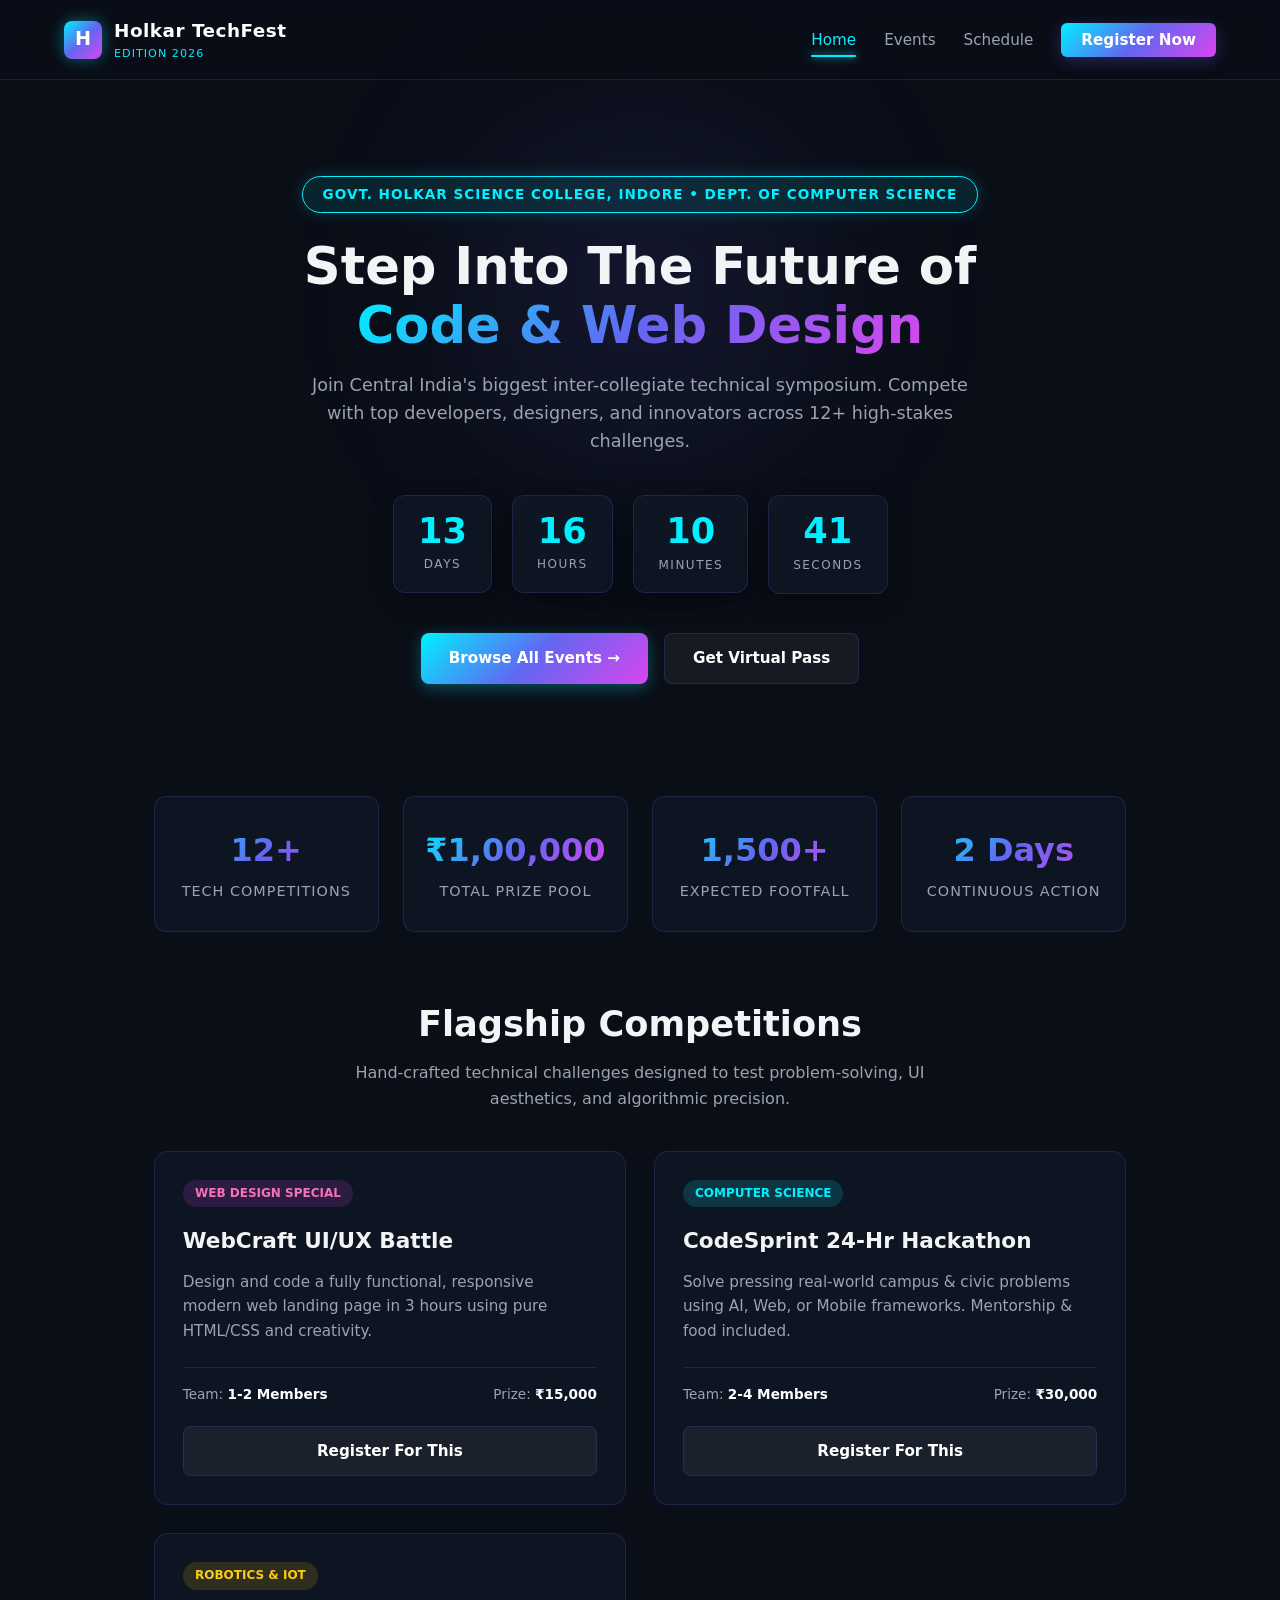
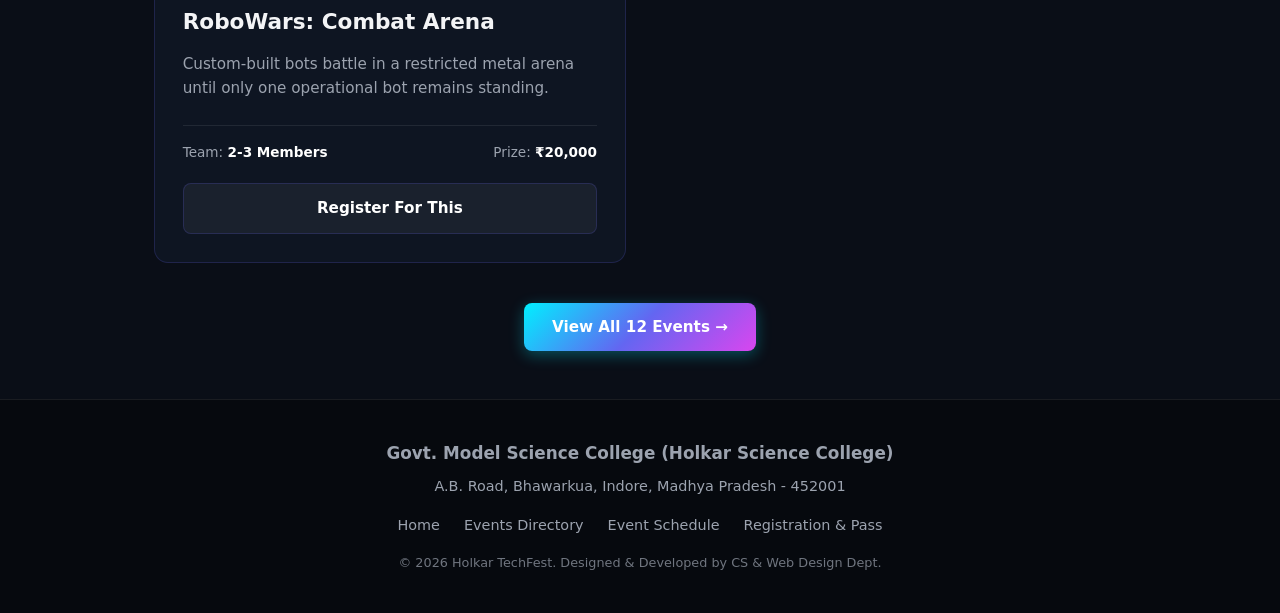
<file: index.html>
<!DOCTYPE html>
<html lang="en">
<head>
  <meta charset="UTF-8">
  <meta name="viewport" content="width=device-width, initial-scale=1.0">
  <meta name="description" content="Holkar TechFest 2026 - Central India's Premier College Tech & Web Design Fest at Govt. Model Science College (Holkar College), Indore.">
  <title>Holkar TechFest 2026 | Home</title>
  <link rel="stylesheet" href="css/style.css">
</head>
<body>
  <div class="bg-glow"></div>

  <!-- Header & Navigation -->
  <header>
    <nav class="navbar">
      <a href="index.html" class="brand-logo">
        <div class="brand-icon">H</div>
        <div class="brand-text">
          <h1>Holkar TechFest</h1>
          <span>Edition 2026</span>
        </div>
      </a>

      <button class="mobile-toggle" id="mobileToggle" aria-label="Toggle navigation">☰</button>

      <ul class="nav-links" id="navLinks">
        <li><a href="index.html" class="active">Home</a></li>
        <li><a href="events.html">Events</a></li>
        <li><a href="schedule.html">Schedule</a></li>
        <li><a href="register.html" class="nav-cta">Register Now</a></li>
      </ul>
    </nav>
  </header>

  <main class="container">
    <!-- Hero Section -->
    <section class="hero">
      <div class="college-badge">Govt. Holkar Science College, Indore • Dept. of Computer Science</div>
      <h1 class="hero-title">
        Step Into The Future of <br>
        <span class="gradient-text">Code & Web Design</span>
      </h1>
      <p class="hero-desc">
        Join Central India's biggest inter-collegiate technical symposium. Compete with top developers, designers, and innovators across 12+ high-stakes challenges.
      </p>

      <!-- Live JS Countdown Timer -->
      <div class="countdown-box">
        <div class="time-card">
          <span class="number" id="days">00</span>
          <span class="label">Days</span>
        </div>
        <div class="time-card">
          <span class="number" id="hours">00</span>
          <span class="label">Hours</span>
        </div>
        <div class="time-card">
          <span class="number" id="minutes">00</span>
          <span class="label">Minutes</span>
        </div>
        <div class="time-card">
          <span class="number" id="seconds">00</span>
          <span class="label">Seconds</span>
        </div>
      </div>

      <!-- Action Buttons -->
      <div class="btn-group">
        <a href="events.html" class="btn btn-primary">Browse All Events →</a>
        <a href="register.html" class="btn btn-secondary">Get Virtual Pass</a>
      </div>
    </section>

    <!-- Key Statistics Strip -->
    <section class="stats-strip">
      <div class="stat-item">
        <h3 class="gradient-text">12+</h3>
        <p>Tech Competitions</p>
      </div>
      <div class="stat-item">
        <h3 class="gradient-text">₹1,00,000</h3>
        <p>Total Prize Pool</p>
      </div>
      <div class="stat-item">
        <h3 class="gradient-text">1,500+</h3>
        <p>Expected Footfall</p>
      </div>
      <div class="stat-item">
        <h3 class="gradient-text">2 Days</h3>
        <p>Continuous Action</p>
      </div>
    </section>

    <!-- Flagship Events Showcase -->
    <section style="margin-top: 4rem;">
      <div class="section-header">
        <h2>Flagship Competitions</h2>
        <p>Hand-crafted technical challenges designed to test problem-solving, UI aesthetics, and algorithmic precision.</p>
      </div>

      <div class="cards-grid">
        <!-- Event Card 1 -->
        <article class="event-card">
          <span class="card-tag tag-web">Web Design Special</span>
          <h3>WebCraft UI/UX Battle</h3>
          <p>Design and code a fully functional, responsive modern web landing page in 3 hours using pure HTML/CSS and creativity.</p>
          <div class="event-meta">
            <span>Team: <strong>1-2 Members</strong></span>
            <span>Prize: <strong>₹15,000</strong></span>
          </div>
          <a href="register.html?event=WebCraft" class="btn btn-secondary" style="width: 100%; justify-content: center;">Register For This</a>
        </article>

        <!-- Event Card 2 -->
        <article class="event-card">
          <span class="card-tag tag-coding">Computer Science</span>
          <h3>CodeSprint 24-Hr Hackathon</h3>
          <p>Solve pressing real-world campus & civic problems using AI, Web, or Mobile frameworks. Mentorship & food included.</p>
          <div class="event-meta">
            <span>Team: <strong>2-4 Members</strong></span>
            <span>Prize: <strong>₹30,000</strong></span>
          </div>
          <a href="register.html?event=CodeSprint" class="btn btn-secondary" style="width: 100%; justify-content: center;">Register For This</a>
        </article>

        <!-- Event Card 3 -->
        <article class="event-card">
          <span class="card-tag tag-robotics">Robotics & IoT</span>
          <h3>RoboWars: Combat Arena</h3>
          <p>Custom-built bots battle in a restricted metal arena until only one operational bot remains standing.</p>
          <div class="event-meta">
            <span>Team: <strong>2-3 Members</strong></span>
            <span>Prize: <strong>₹20,000</strong></span>
          </div>
          <a href="register.html?event=RoboWars" class="btn btn-secondary" style="width: 100%; justify-content: center;">Register For This</a>
        </article>
      </div>

      <div style="text-align: center; margin-top: 2.5rem;">
        <a href="events.html" class="btn btn-primary">View All 12 Events →</a>
      </div>
    </section>
  </main>

  <!-- Footer -->
  <footer>
    <div class="footer-content">
      <h3>Govt. Model Science College (Holkar Science College)</h3>
      <p style="margin: 0.5rem 0;">A.B. Road, Bhawarkua, Indore, Madhya Pradesh - 452001</p>
      <ul class="footer-nav">
        <li><a href="index.html">Home</a></li>
        <li><a href="events.html">Events Directory</a></li>
        <li><a href="schedule.html">Event Schedule</a></li>
        <li><a href="register.html">Registration & Pass</a></li>
      </ul>
      <p style="font-size: 0.8rem; opacity: 0.7; margin-top: 1rem;">
        © 2026 Holkar TechFest. Designed & Developed by CS & Web Design Dept.
      </p>
    </div>
  </footer>

  <script src="js/main.js"></script>
</body>
</html>
</file>
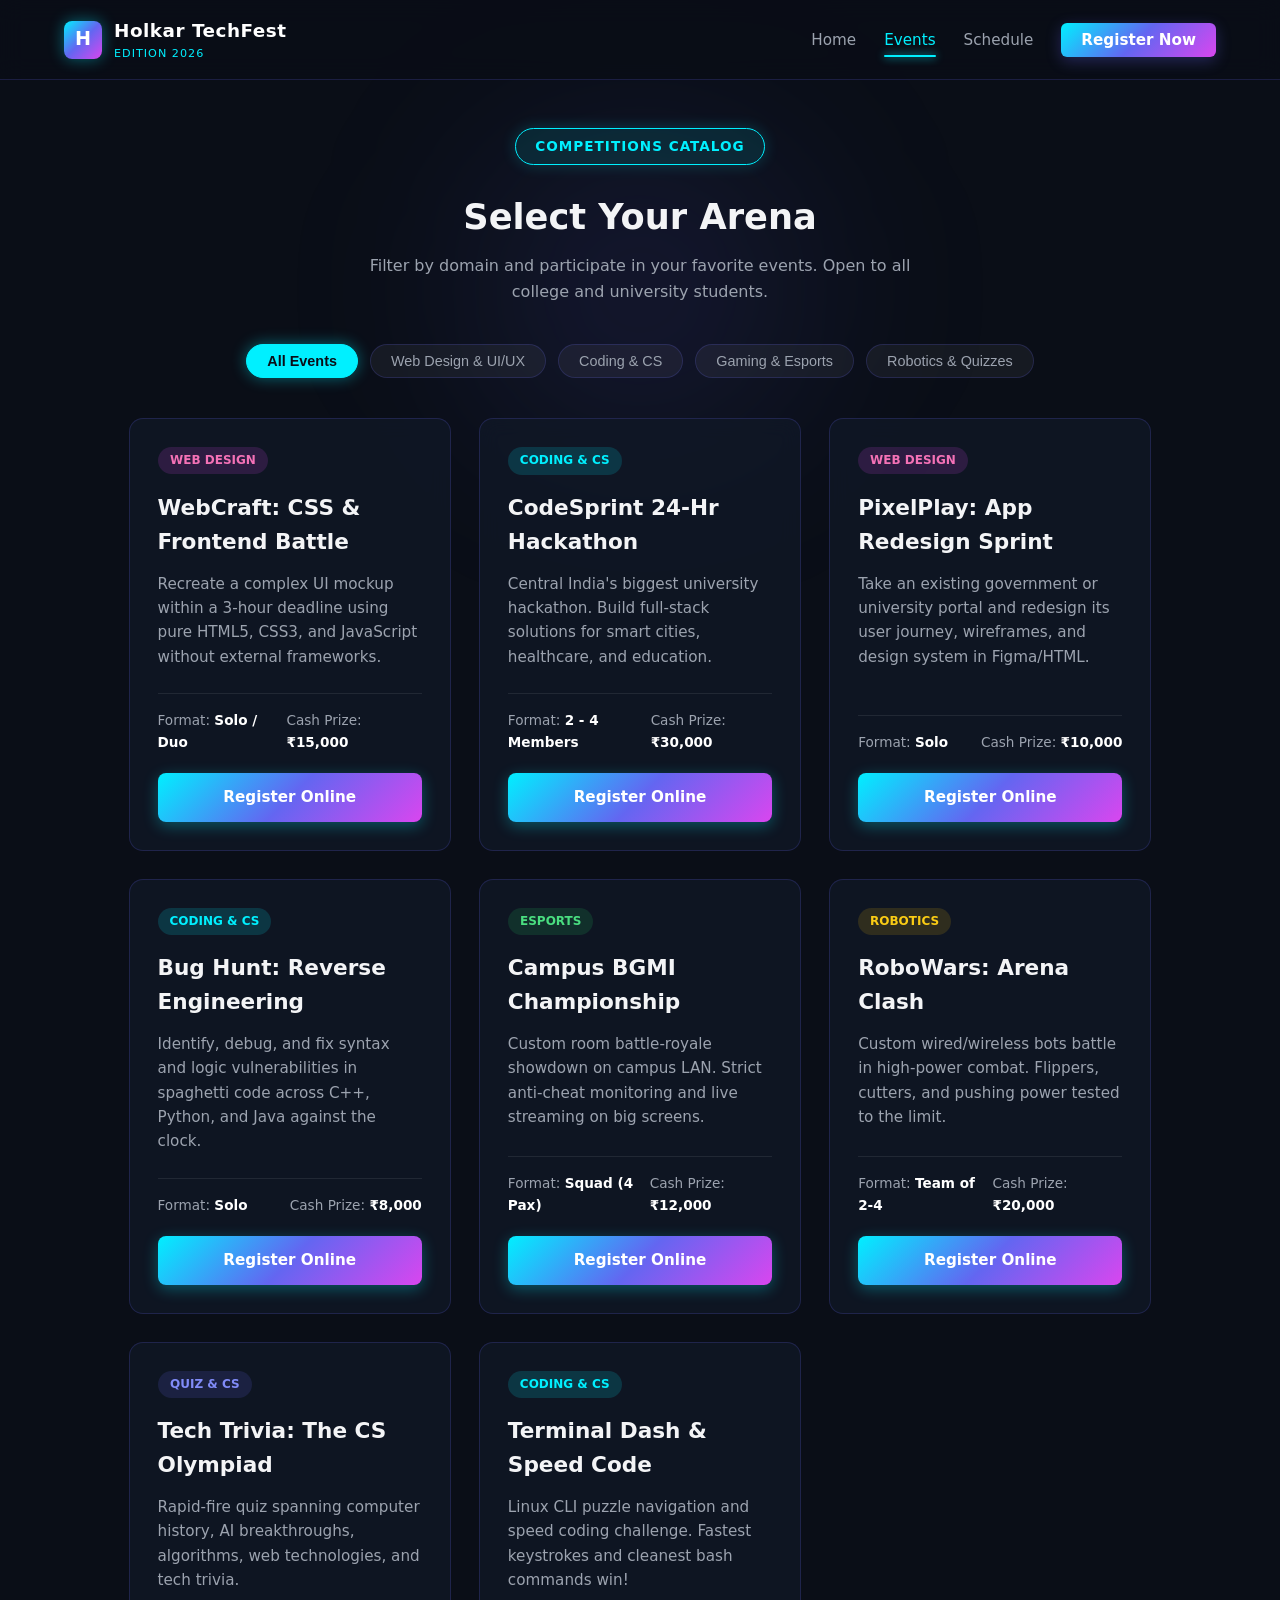
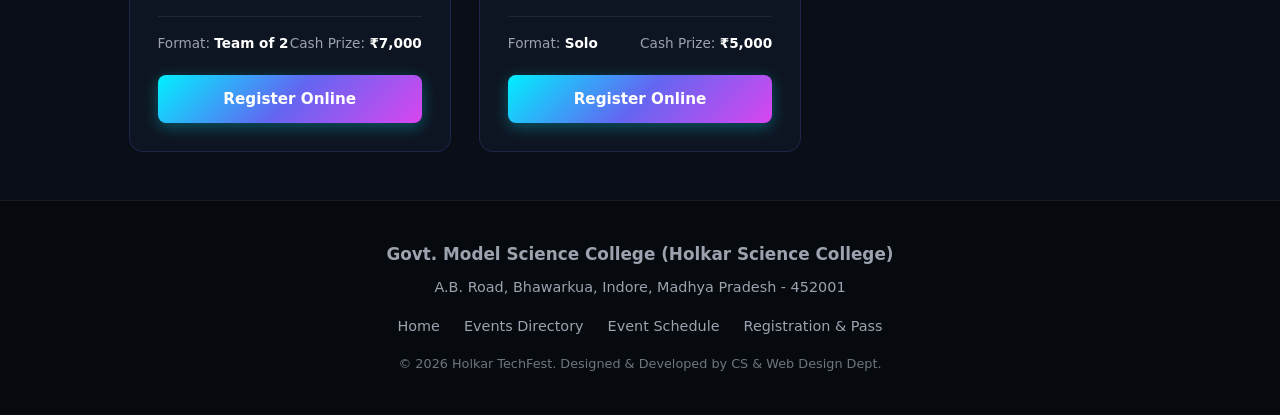
<file: events.html>
<!DOCTYPE html>
<html lang="en">
<head>
  <meta charset="UTF-8">
  <meta name="viewport" content="width=device-width, initial-scale=1.0">
  <meta name="description" content="Explore all competitions and events at Holkar TechFest 2026. Coding, Web Design, Gaming, Robotics, and Technical Quizzes.">
  <title>Competitions & Events | Holkar TechFest 2026</title>
  <link rel="stylesheet" href="css/style.css">
</head>
<body>
  <div class="bg-glow"></div>

  <!-- Header & Navigation -->
  <header>
    <nav class="navbar">
      <a href="index.html" class="brand-logo">
        <div class="brand-icon">H</div>
        <div class="brand-text">
          <h1>Holkar TechFest</h1>
          <span>Edition 2026</span>
        </div>
      </a>

      <button class="mobile-toggle" id="mobileToggle" aria-label="Toggle navigation">☰</button>

      <ul class="nav-links" id="navLinks">
        <li><a href="index.html">Home</a></li>
        <li><a href="events.html" class="active">Events</a></li>
        <li><a href="schedule.html">Schedule</a></li>
        <li><a href="register.html" class="nav-cta">Register Now</a></li>
      </ul>
    </nav>
  </header>

  <main class="container">
    <div class="section-header">
      <div class="college-badge">Competitions Catalog</div>
      <h2>Select Your Arena</h2>
      <p>Filter by domain and participate in your favorite events. Open to all college and university students.</p>
    </div>

    <!-- Category Filter Bar (JavaScript Enabled) -->
    <div class="filter-bar">
      <button class="filter-btn active" data-filter="all">All Events</button>
      <button class="filter-btn" data-filter="web">Web Design & UI/UX</button>
      <button class="filter-btn" data-filter="coding">Coding & CS</button>
      <button class="filter-btn" data-filter="gaming">Gaming & Esports</button>
      <button class="filter-btn" data-filter="tech">Robotics & Quizzes</button>
    </div>

    <!-- Events Grid -->
    <div class="cards-grid">
      <!-- 1. WebCraft -->
      <article class="event-card" data-category="web">
        <span class="card-tag tag-web">Web Design</span>
        <h3>WebCraft: CSS & Frontend Battle</h3>
        <p>Recreate a complex UI mockup within a 3-hour deadline using pure HTML5, CSS3, and JavaScript without external frameworks.</p>
        <div class="event-meta">
          <span>Format: <strong>Solo / Duo</strong></span>
          <span>Cash Prize: <strong>₹15,000</strong></span>
        </div>
        <a href="register.html?event=WebCraft" class="btn btn-primary" style="width: 100%; justify-content: center;">Register Online</a>
      </article>

      <!-- 2. CodeSprint -->
      <article class="event-card" data-category="coding">
        <span class="card-tag tag-coding">Coding & CS</span>
        <h3>CodeSprint 24-Hr Hackathon</h3>
        <p>Central India's biggest university hackathon. Build full-stack solutions for smart cities, healthcare, and education.</p>
        <div class="event-meta">
          <span>Format: <strong>2 - 4 Members</strong></span>
          <span>Cash Prize: <strong>₹30,000</strong></span>
        </div>
        <a href="register.html?event=CodeSprint" class="btn btn-primary" style="width: 100%; justify-content: center;">Register Online</a>
      </article>

      <!-- 3. PixelPlay UI/UX -->
      <article class="event-card" data-category="web">
        <span class="card-tag tag-web">Web Design</span>
        <h3>PixelPlay: App Redesign Sprint</h3>
        <p>Take an existing government or university portal and redesign its user journey, wireframes, and design system in Figma/HTML.</p>
        <div class="event-meta">
          <span>Format: <strong>Solo</strong></span>
          <span>Cash Prize: <strong>₹10,000</strong></span>
        </div>
        <a href="register.html?event=PixelPlay" class="btn btn-primary" style="width: 100%; justify-content: center;">Register Online</a>
      </article>

      <!-- 4. Bug Hunt -->
      <article class="event-card" data-category="coding">
        <span class="card-tag tag-coding">Coding & CS</span>
        <h3>Bug Hunt: Reverse Engineering</h3>
        <p>Identify, debug, and fix syntax and logic vulnerabilities in spaghetti code across C++, Python, and Java against the clock.</p>
        <div class="event-meta">
          <span>Format: <strong>Solo</strong></span>
          <span>Cash Prize: <strong>₹8,000</strong></span>
        </div>
        <a href="register.html?event=BugHunt" class="btn btn-primary" style="width: 100%; justify-content: center;">Register Online</a>
      </article>

      <!-- 5. BGMI & Valorant -->
      <article class="event-card" data-category="gaming">
        <span class="card-tag tag-gaming">Esports</span>
        <h3>Campus BGMI Championship</h3>
        <p>Custom room battle-royale showdown on campus LAN. Strict anti-cheat monitoring and live streaming on big screens.</p>
        <div class="event-meta">
          <span>Format: <strong>Squad (4 Pax)</strong></span>
          <span>Cash Prize: <strong>₹12,000</strong></span>
        </div>
        <a href="register.html?event=BGMI" class="btn btn-primary" style="width: 100%; justify-content: center;">Register Online</a>
      </article>

      <!-- 6. RoboWars -->
      <article class="event-card" data-category="tech">
        <span class="card-tag tag-robotics">Robotics</span>
        <h3>RoboWars: Arena Clash</h3>
        <p>Custom wired/wireless bots battle in high-power combat. Flippers, cutters, and pushing power tested to the limit.</p>
        <div class="event-meta">
          <span>Format: <strong>Team of 2-4</strong></span>
          <span>Cash Prize: <strong>₹20,000</strong></span>
        </div>
        <a href="register.html?event=RoboWars" class="btn btn-primary" style="width: 100%; justify-content: center;">Register Online</a>
      </article>

      <!-- 7. Tech Trivia Blitz -->
      <article class="event-card" data-category="tech">
        <span class="card-tag tag-tech">Quiz & CS</span>
        <h3>Tech Trivia: The CS Olympiad</h3>
        <p>Rapid-fire quiz spanning computer history, AI breakthroughs, algorithms, web technologies, and tech trivia.</p>
        <div class="event-meta">
          <span>Format: <strong>Team of 2</strong></span>
          <span>Cash Prize: <strong>₹7,000</strong></span>
        </div>
        <a href="register.html?event=TechTrivia" class="btn btn-primary" style="width: 100%; justify-content: center;">Register Online</a>
      </article>

      <!-- 8. Speed Typing & Terminal -->
      <article class="event-card" data-category="coding">
        <span class="card-tag tag-coding">Coding & CS</span>
        <h3>Terminal Dash & Speed Code</h3>
        <p>Linux CLI puzzle navigation and speed coding challenge. Fastest keystrokes and cleanest bash commands win!</p>
        <div class="event-meta">
          <span>Format: <strong>Solo</strong></span>
          <span>Cash Prize: <strong>₹5,000</strong></span>
        </div>
        <a href="register.html?event=TerminalDash" class="btn btn-primary" style="width: 100%; justify-content: center;">Register Online</a>
      </article>
    </div>
  </main>

  <!-- Footer -->
  <footer>
    <div class="footer-content">
      <h3>Govt. Model Science College (Holkar Science College)</h3>
      <p style="margin: 0.5rem 0;">A.B. Road, Bhawarkua, Indore, Madhya Pradesh - 452001</p>
      <ul class="footer-nav">
        <li><a href="index.html">Home</a></li>
        <li><a href="events.html">Events Directory</a></li>
        <li><a href="schedule.html">Event Schedule</a></li>
        <li><a href="register.html">Registration & Pass</a></li>
      </ul>
      <p style="font-size: 0.8rem; opacity: 0.7; margin-top: 1rem;">
        © 2026 Holkar TechFest. Designed & Developed by CS & Web Design Dept.
      </p>
    </div>
  </footer>

  <script src="js/main.js"></script>
</body>
</html>
</file>
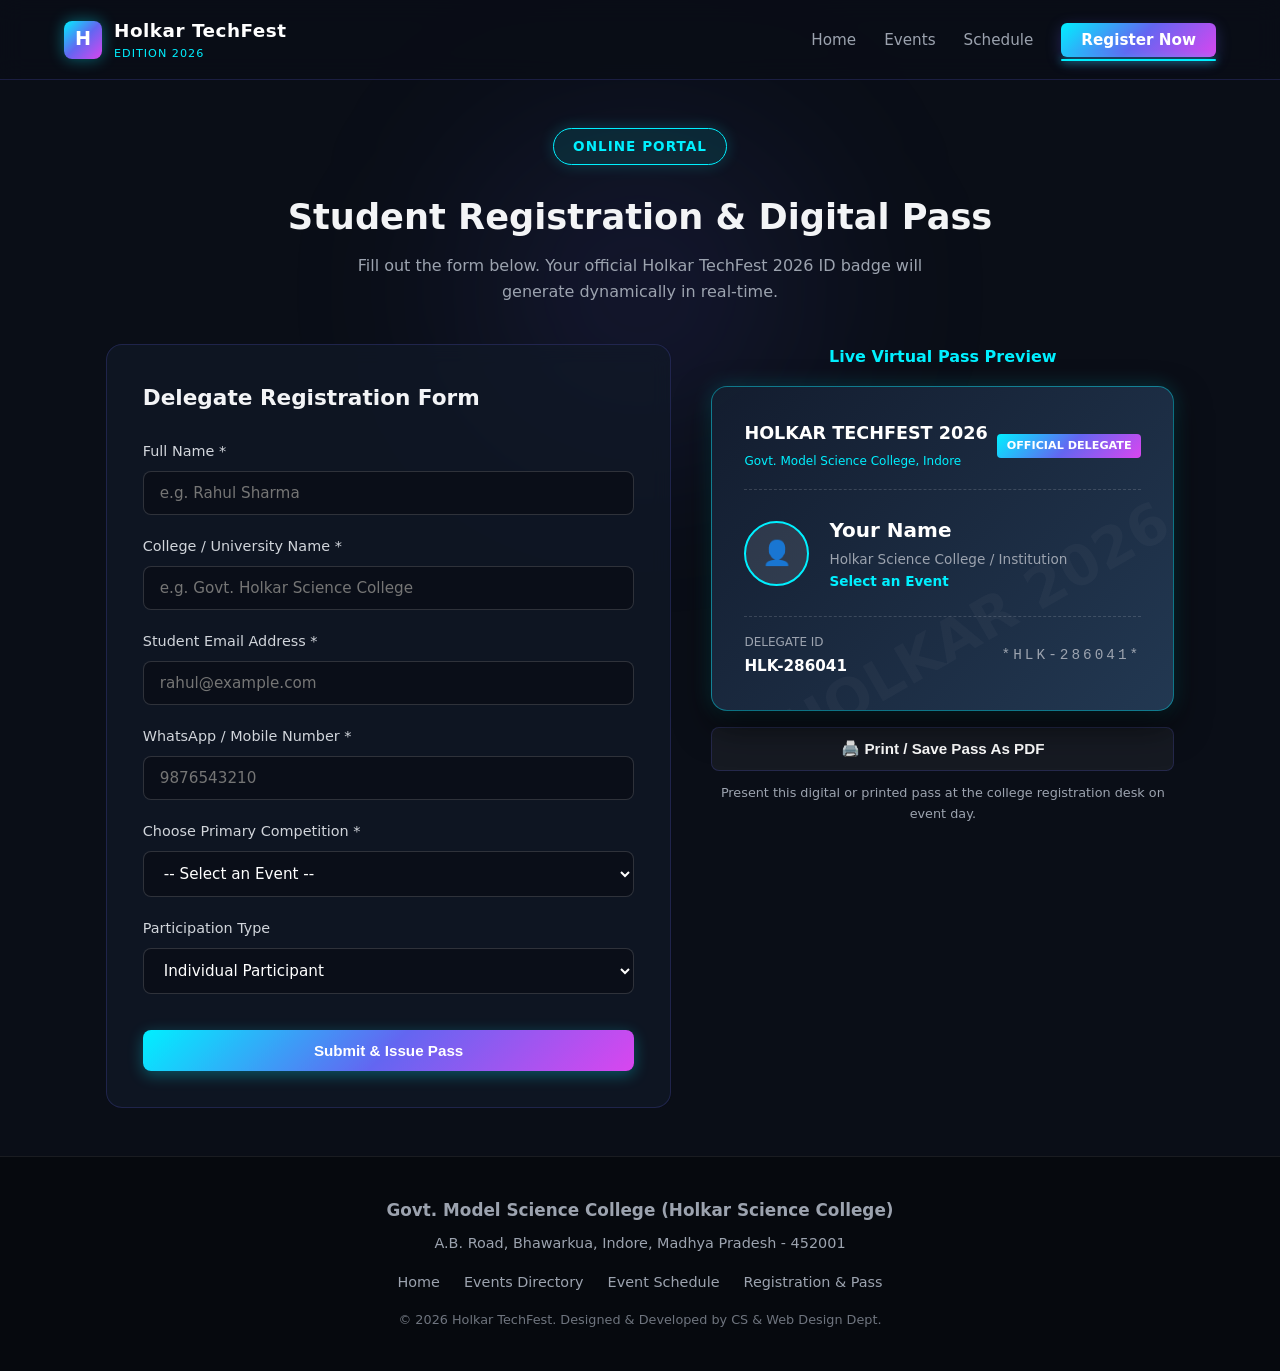
<file: register.html>
<!DOCTYPE html>
<html lang="en">
<head>
  <meta charset="UTF-8">
  <meta name="viewport" content="width=device-width, initial-scale=1.0">
  <meta name="description" content="Register for Holkar TechFest 2026. Get your instant digital participant pass and ID badge.">
  <title>Registration & Pass Generator | Holkar TechFest 2026</title>
  <link rel="stylesheet" href="css/style.css">
</head>
<body>
  <div class="bg-glow"></div>

  <!-- Header & Navigation -->
  <header>
    <nav class="navbar">
      <a href="index.html" class="brand-logo">
        <div class="brand-icon">H</div>
        <div class="brand-text">
          <h1>Holkar TechFest</h1>
          <span>Edition 2026</span>
        </div>
      </a>

      <button class="mobile-toggle" id="mobileToggle" aria-label="Toggle navigation">☰</button>

      <ul class="nav-links" id="navLinks">
        <li><a href="index.html">Home</a></li>
        <li><a href="events.html">Events</a></li>
        <li><a href="schedule.html">Schedule</a></li>
        <li><a href="register.html" class="active nav-cta">Register Now</a></li>
      </ul>
    </nav>
  </header>

  <main class="container">
    <div class="section-header">
      <div class="college-badge">Online Portal</div>
      <h2>Student Registration & Digital Pass</h2>
      <p>Fill out the form below. Your official Holkar TechFest 2026 ID badge will generate dynamically in real-time.</p>
    </div>

    <!-- Registration Split Grid -->
    <div class="registration-wrapper">
      <!-- Left: Form -->
      <section class="form-card">
        <h3 style="margin-bottom: 1.5rem; font-size: 1.35rem;">Delegate Registration Form</h3>

        <form id="registrationForm">
          <div class="form-group">
            <label for="fullName">Full Name *</label>
            <input type="text" id="fullName" class="form-control" placeholder="e.g. Rahul Sharma" required autocomplete="off">
          </div>

          <div class="form-group">
            <label for="collegeName">College / University Name *</label>
            <input type="text" id="collegeName" class="form-control" placeholder="e.g. Govt. Holkar Science College" required autocomplete="off">
          </div>

          <div class="form-group">
            <label for="email">Student Email Address *</label>
            <input type="email" id="email" class="form-control" placeholder="rahul@example.com" required autocomplete="off">
          </div>

          <div class="form-group">
            <label for="phone">WhatsApp / Mobile Number *</label>
            <input type="tel" id="phone" class="form-control" placeholder="9876543210" pattern="[0-9]{10}" title="Please enter a valid 10-digit mobile number" required>
          </div>

          <div class="form-group">
            <label for="eventSelect">Choose Primary Competition *</label>
            <select id="eventSelect" class="form-control" required>
              <option value="" disabled selected>-- Select an Event --</option>
              <option value="WebCraft: CSS & Frontend Battle">WebCraft: CSS & Frontend Battle (Web Design)</option>
              <option value="CodeSprint 24-Hr Hackathon">CodeSprint 24-Hr Hackathon (CS)</option>
              <option value="PixelPlay: App Redesign Sprint">PixelPlay: App Redesign Sprint (Design)</option>
              <option value="Bug Hunt: Reverse Engineering">Bug Hunt: Reverse Engineering (CS)</option>
              <option value="Campus BGMI Championship">Campus BGMI Championship (Esports)</option>
              <option value="RoboWars: Arena Clash">RoboWars: Arena Clash (Robotics)</option>
              <option value="Tech Trivia: The CS Olympiad">Tech Trivia: The CS Olympiad (Quiz)</option>
              <option value="Terminal Dash & Speed Code">Terminal Dash & Speed Code (CS)</option>
            </select>
          </div>

          <div class="form-group">
            <label for="teamSize">Participation Type</label>
            <select id="teamSize" class="form-control">
              <option value="Individual">Individual Participant</option>
              <option value="Team Duo">Team of 2</option>
              <option value="Team Squad">Team of 3-4</option>
            </select>
          </div>

          <button type="submit" class="btn btn-primary" style="width: 100%; justify-content: center; margin-top: 1rem;">
            Submit & Issue Pass
          </button>
        </form>
      </section>

      <!-- Right: Real-Time Dynamic Pass Preview -->
      <section class="pass-container">
        <h4 style="margin-bottom: 1rem; color: var(--accent-cyan); font-weight: 600;">Live Virtual Pass Preview</h4>

        <div class="pass-card" id="printablePass">
          <div class="pass-header">
            <div class="pass-title">
              <h4>HOLKAR TECHFEST 2026</h4>
              <span>Govt. Model Science College, Indore</span>
            </div>
            <div class="pass-badge">OFFICIAL DELEGATE</div>
          </div>

          <div class="pass-body">
            <div class="pass-avatar">👤</div>
            <div class="pass-details">
              <h3 id="passName">Your Name</h3>
              <p id="passCollege">Holkar Science College / Institution</p>
              <p class="pass-event-tag" id="passEvent">Select an Event</p>
            </div>
          </div>

          <div class="pass-footer">
            <div>
              <span style="font-size: 0.75rem; color: var(--text-muted); display: block;">DELEGATE ID</span>
              <strong id="passId" style="color: #fff; font-size: 0.95rem;">HLK-749210</strong>
            </div>
            <div class="barcode" id="barcodeNumber">*HLK-749210*</div>
          </div>
        </div>

        <button type="button" id="printPassBtn" class="btn btn-secondary" style="width: 100%; justify-content: center;">
          🖨️ Print / Save Pass As PDF
        </button>
        <p style="font-size: 0.8rem; color: var(--text-muted); margin-top: 0.75rem;">
          Present this digital or printed pass at the college registration desk on event day.
        </p>
      </section>
    </div>
  </main>

  <!-- Registration Success Modal -->
  <div class="modal" id="successModal">
    <div class="modal-content">
      <div class="modal-icon">🎉</div>
      <h2 style="margin-bottom: 0.5rem;">Registration Successful!</h2>
      <p style="color: var(--text-muted); margin-bottom: 1.5rem;">
        Your details have been registered into the Holkar TechFest 2026 database. Keep your delegate ID safe for on-spot entry.
      </p>
      <button class="btn btn-primary" id="closeModalBtn" style="width: 100%; justify-content: center;">
        Done & Register Another
      </button>
    </div>
  </div>

  <!-- Footer -->
  <footer>
    <div class="footer-content">
      <h3>Govt. Model Science College (Holkar Science College)</h3>
      <p style="margin: 0.5rem 0;">A.B. Road, Bhawarkua, Indore, Madhya Pradesh - 452001</p>
      <ul class="footer-nav">
        <li><a href="index.html">Home</a></li>
        <li><a href="events.html">Events Directory</a></li>
        <li><a href="schedule.html">Event Schedule</a></li>
        <li><a href="register.html">Registration & Pass</a></li>
      </ul>
      <p style="font-size: 0.8rem; opacity: 0.7; margin-top: 1rem;">
        © 2026 Holkar TechFest. Designed & Developed by CS & Web Design Dept.
      </p>
    </div>
  </footer>

  <script src="js/main.js"></script>
</body>
</html>
</file>
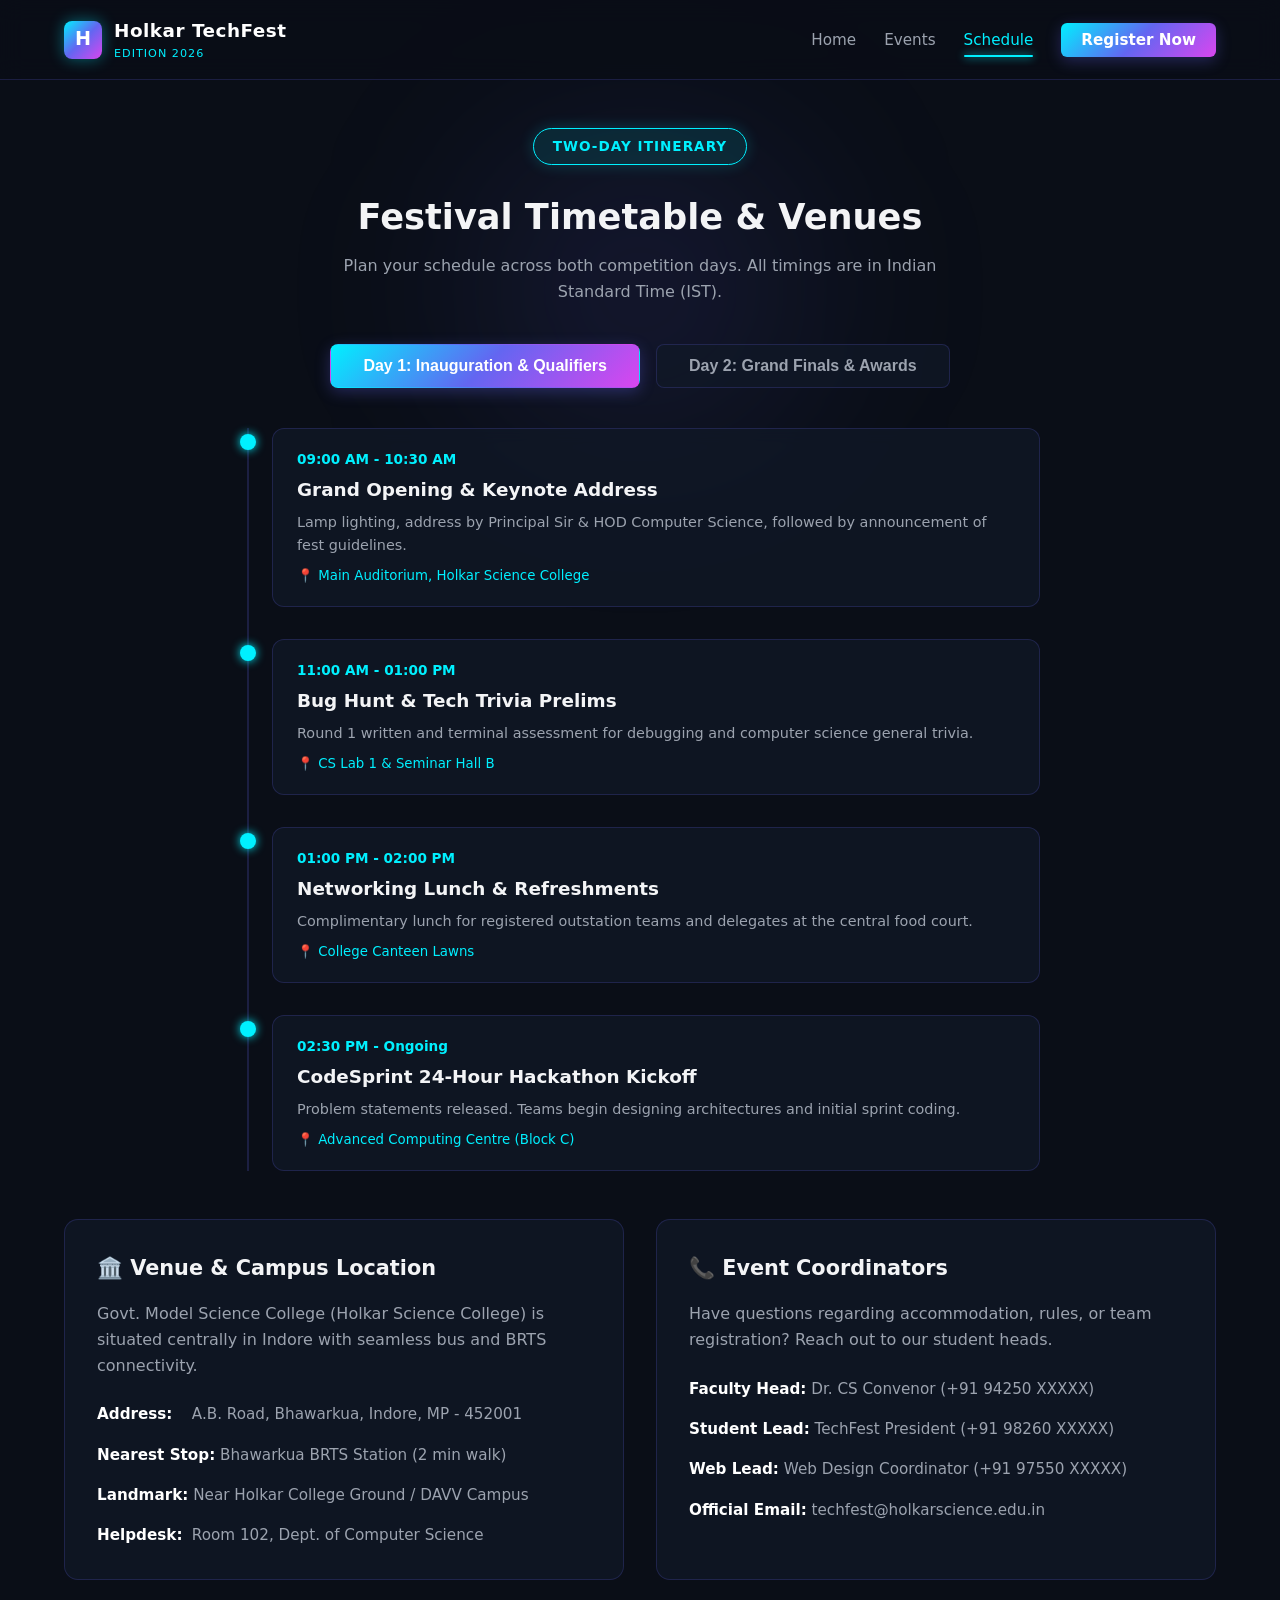
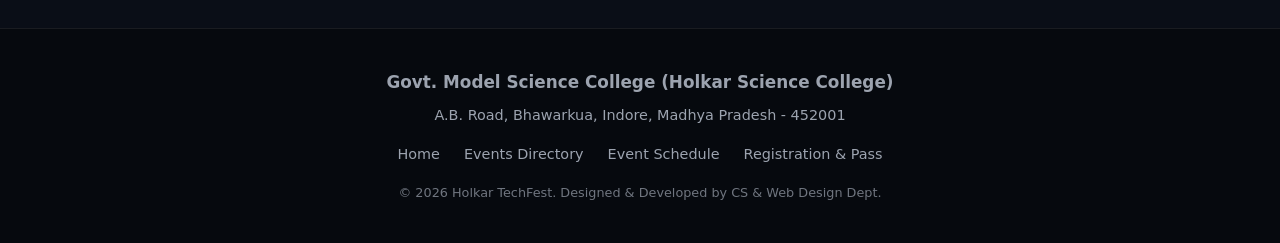
<file: schedule.html>
<!DOCTYPE html>
<html lang="en">
<head>
  <meta charset="UTF-8">
  <meta name="viewport" content="width=device-width, initial-scale=1.0">
  <meta name="description" content="Complete 2-day timeline, schedule of events, venue details, and contact directory for Holkar TechFest 2026.">
  <title>Event Schedule & Venue | Holkar TechFest 2026</title>
  <link rel="stylesheet" href="css/style.css">
</head>
<body>
  <div class="bg-glow"></div>

  <!-- Header & Navigation -->
  <header>
    <nav class="navbar">
      <a href="index.html" class="brand-logo">
        <div class="brand-icon">H</div>
        <div class="brand-text">
          <h1>Holkar TechFest</h1>
          <span>Edition 2026</span>
        </div>
      </a>

      <button class="mobile-toggle" id="mobileToggle" aria-label="Toggle navigation">☰</button>

      <ul class="nav-links" id="navLinks">
        <li><a href="index.html">Home</a></li>
        <li><a href="events.html">Events</a></li>
        <li><a href="schedule.html" class="active">Schedule</a></li>
        <li><a href="register.html" class="nav-cta">Register Now</a></li>
      </ul>
    </nav>
  </header>

  <main class="container">
    <div class="section-header">
      <div class="college-badge">Two-Day Itinerary</div>
      <h2>Festival Timetable & Venues</h2>
      <p>Plan your schedule across both competition days. All timings are in Indian Standard Time (IST).</p>
    </div>

    <!-- Day Switcher Tabs (JS Powered) -->
    <div class="tabs-container">
      <button class="tab-btn active" data-day="day1">Day 1: Inauguration & Qualifiers</button>
      <button class="tab-btn" data-day="day2">Day 2: Grand Finals & Awards</button>
    </div>

    <!-- Timeline Day 1 -->
    <div class="timeline" id="day1Schedule">
      <div class="timeline-item">
        <div class="timeline-dot"></div>
        <div class="timeline-content">
          <span class="timeline-time">09:00 AM - 10:30 AM</span>
          <h4>Grand Opening & Keynote Address</h4>
          <p>Lamp lighting, address by Principal Sir & HOD Computer Science, followed by announcement of fest guidelines.</p>
          <small style="color: var(--accent-cyan); display: block; margin-top: 0.5rem;">📍 Main Auditorium, Holkar Science College</small>
        </div>
      </div>

      <div class="timeline-item">
        <div class="timeline-dot"></div>
        <div class="timeline-content">
          <span class="timeline-time">11:00 AM - 01:00 PM</span>
          <h4>Bug Hunt & Tech Trivia Prelims</h4>
          <p>Round 1 written and terminal assessment for debugging and computer science general trivia.</p>
          <small style="color: var(--accent-cyan); display: block; margin-top: 0.5rem;">📍 CS Lab 1 & Seminar Hall B</small>
        </div>
      </div>

      <div class="timeline-item">
        <div class="timeline-dot"></div>
        <div class="timeline-content">
          <span class="timeline-time">01:00 PM - 02:00 PM</span>
          <h4>Networking Lunch & Refreshments</h4>
          <p>Complimentary lunch for registered outstation teams and delegates at the central food court.</p>
          <small style="color: var(--accent-cyan); display: block; margin-top: 0.5rem;">📍 College Canteen Lawns</small>
        </div>
      </div>

      <div class="timeline-item">
        <div class="timeline-dot"></div>
        <div class="timeline-content">
          <span class="timeline-time">02:30 PM - Ongoing</span>
          <h4>CodeSprint 24-Hour Hackathon Kickoff</h4>
          <p>Problem statements released. Teams begin designing architectures and initial sprint coding.</p>
          <small style="color: var(--accent-cyan); display: block; margin-top: 0.5rem;">📍 Advanced Computing Centre (Block C)</small>
        </div>
      </div>
    </div>

    <!-- Timeline Day 2 -->
    <div class="timeline" id="day2Schedule" style="display: none;">
      <div class="timeline-item">
        <div class="timeline-dot"></div>
        <div class="timeline-content">
          <span class="timeline-time">09:30 AM - 12:30 PM</span>
          <h4>WebCraft: Frontend & UI Design Battle</h4>
          <p>Vocational Web Design 3-hour live coding marathon. Participants code real-time responsive landing pages.</p>
          <small style="color: var(--accent-cyan); display: block; margin-top: 0.5rem;">📍 Web Technology Lab (Room 204)</small>
        </div>
      </div>

      <div class="timeline-item">
        <div class="timeline-dot"></div>
        <div class="timeline-content">
          <span class="timeline-time">11:00 AM - 02:00 PM</span>
          <h4>RoboWars & Combat Finals</h4>
          <p>High-octane metal combat in the custom perimeter enclosure. Quarterfinals, semifinals, and championship matches.</p>
          <small style="color: var(--accent-cyan); display: block; margin-top: 0.5rem;">📍 Open Air Quadrangle Arena</small>
        </div>
      </div>

      <div class="timeline-item">
        <div class="timeline-dot"></div>
        <div class="timeline-content">
          <span class="timeline-time">02:30 PM - 04:00 PM</span>
          <h4>Hackathon Project Pitch & Jury Evaluation</h4>
          <p>Top 10 shortlisted CodeSprint teams demo live working prototypes before industry judges.</p>
          <small style="color: var(--accent-cyan); display: block; margin-top: 0.5rem;">📍 Conference Hall 1</small>
        </div>
      </div>

      <div class="timeline-item">
        <div class="timeline-dot"></div>
        <div class="timeline-content">
          <span class="timeline-time">04:30 PM - 06:00 PM</span>
          <h4>Prize Distribution & Valedictory Ceremony</h4>
          <p>Trophy presentation, ₹1,00,000 cash prize disbursement, certificate distribution, and closing remarks.</p>
          <small style="color: var(--accent-cyan); display: block; margin-top: 0.5rem;">📍 Main Auditorium</small>
        </div>
      </div>
    </div>

    <!-- Campus & Contact Info Section -->
    <div class="contact-grid">
      <!-- Venue & Map Details -->
      <div class="contact-card">
        <h3>🏛️ Venue & Campus Location</h3>
        <p style="color: var(--text-muted); margin-bottom: 1.5rem;">
          Govt. Model Science College (Holkar Science College) is situated centrally in Indore with seamless bus and BRTS connectivity.
        </p>
        <ul class="contact-info-list">
          <li><strong>Address:</strong> A.B. Road, Bhawarkua, Indore, MP - 452001</li>
          <li><strong>Nearest Stop:</strong> Bhawarkua BRTS Station (2 min walk)</li>
          <li><strong>Landmark:</strong> Near Holkar College Ground / DAVV Campus</li>
          <li><strong>Helpdesk:</strong> Room 102, Dept. of Computer Science</li>
        </ul>
      </div>

      <!-- Coordinators & Query -->
      <div class="contact-card">
        <h3>📞 Event Coordinators</h3>
        <p style="color: var(--text-muted); margin-bottom: 1.5rem;">
          Have questions regarding accommodation, rules, or team registration? Reach out to our student heads.
        </p>
        <ul class="contact-info-list">
          <li><strong>Faculty Head:</strong> Dr. CS Convenor (+91 94250 XXXXX)</li>
          <li><strong>Student Lead:</strong> TechFest President (+91 98260 XXXXX)</li>
          <li><strong>Web Lead:</strong> Web Design Coordinator (+91 97550 XXXXX)</li>
          <li><strong>Official Email:</strong> techfest@holkarscience.edu.in</li>
        </ul>
      </div>
    </div>
  </main>

  <!-- Footer -->
  <footer>
    <div class="footer-content">
      <h3>Govt. Model Science College (Holkar Science College)</h3>
      <p style="margin: 0.5rem 0;">A.B. Road, Bhawarkua, Indore, Madhya Pradesh - 452001</p>
      <ul class="footer-nav">
        <li><a href="index.html">Home</a></li>
        <li><a href="events.html">Events Directory</a></li>
        <li><a href="schedule.html">Event Schedule</a></li>
        <li><a href="register.html">Registration & Pass</a></li>
      </ul>
      <p style="font-size: 0.8rem; opacity: 0.7; margin-top: 1rem;">
        © 2026 Holkar TechFest. Designed & Developed by CS & Web Design Dept.
      </p>
    </div>
  </footer>

  <script src="js/main.js"></script>
</body>
</html>
</file>
<file: css/style.css>
:root {
  --bg-primary: #0a0e17;
  --bg-secondary: #111827;
  --bg-card: rgba(17, 24, 39, 0.75);
  --border-color: rgba(99, 102, 241, 0.2);
  --border-glow: rgba(0, 240, 255, 0.4);
  --text-main: #f3f4f6;
  --text-muted: #9ca3af;
  --accent-cyan: #00f0ff;
  --accent-purple: #8b5cf6;
  --accent-gradient: linear-gradient(135deg, #00f0ff 0%, #6366f1 50%, #d946ef 100%);
  --badge-bg: rgba(0, 240, 255, 0.1);
  --transition: all 0.3s ease;
  --font-family: 'Segoe UI', system-ui, -apple-system, sans-serif;
}

* {
  margin: 0;
  padding: 0;
  box-sizing: border-box;
}

body {
  font-family: var(--font-family);
  background-color: var(--bg-primary);
  color: var(--text-main);
  line-height: 1.6;
  overflow-x: hidden;
  min-height: 100vh;
  display: flex;
  flex-direction: column;
}

/* Background Glow Effects */
.bg-glow {
  position: fixed;
  top: 10%;
  left: 50%;
  transform: translateX(-50%);
  width: 600px;
  height: 400px;
  background: radial-gradient(circle, rgba(99, 102, 241, 0.15) 0%, rgba(10, 14, 23, 0) 70%);
  filter: blur(80px);
  z-index: -1;
  pointer-events: none;
}

/* Header & Navbar */
header {
  position: sticky;
  top: 0;
  background: rgba(10, 14, 23, 0.85);
  backdrop-filter: blur(12px);
  border-bottom: 1px solid var(--border-color);
  z-index: 1000;
}

.navbar {
  max-width: 1200px;
  margin: 0 auto;
  padding: 1rem 1.5rem;
  display: flex;
  justify-content: space-between;
  align-items: center;
}

.brand-logo {
  display: flex;
  align-items: center;
  gap: 0.75rem;
  text-decoration: none;
}

.brand-icon {
  width: 38px;
  height: 38px;
  background: var(--accent-gradient);
  border-radius: 8px;
  display: grid;
  place-items: center;
  font-weight: 800;
  color: #fff;
  font-size: 1.2rem;
  box-shadow: 0 0 15px rgba(0, 240, 255, 0.4);
}

.brand-text h1 {
  font-size: 1.15rem;
  font-weight: 700;
  color: #fff;
  letter-spacing: 0.5px;
}

.brand-text span {
  font-size: 0.7rem;
  color: var(--accent-cyan);
  text-transform: uppercase;
  letter-spacing: 1px;
  display: block;
}

.nav-links {
  display: flex;
  list-style: none;
  gap: 1.75rem;
}

.nav-links a {
  text-decoration: none;
  color: var(--text-muted);
  font-weight: 500;
  font-size: 0.95rem;
  transition: var(--transition);
  position: relative;
  padding: 0.25rem 0;
}

.nav-links a:hover,
.nav-links a.active {
  color: var(--accent-cyan);
}

.nav-links a.active::after {
  content: '';
  position: absolute;
  bottom: -4px;
  left: 0;
  width: 100%;
  height: 2px;
  background: var(--accent-cyan);
  border-radius: 2px;
  box-shadow: 0 0 8px var(--accent-cyan);
}

.nav-cta {
  background: var(--accent-gradient);
  color: #fff !important;
  padding: 0.5rem 1.25rem !important;
  border-radius: 6px;
  font-weight: 600 !important;
  box-shadow: 0 4px 15px rgba(99, 102, 241, 0.3);
}

.nav-cta:hover {
  transform: translateY(-2px);
  box-shadow: 0 6px 20px rgba(0, 240, 255, 0.5);
}

.mobile-toggle {
  display: none;
  background: none;
  border: none;
  color: #fff;
  font-size: 1.6rem;
  cursor: pointer;
}

/* Container */
.container {
  max-width: 1200px;
  margin: 0 auto;
  padding: 3rem 1.5rem;
  flex: 1;
}

/* Hero Section */
.hero {
  text-align: center;
  padding: 3rem 1rem 4rem;
}

.college-badge {
  display: inline-block;
  padding: 0.4rem 1.2rem;
  background: var(--badge-bg);
  border: 1px solid var(--accent-cyan);
  border-radius: 50px;
  color: var(--accent-cyan);
  font-size: 0.85rem;
  font-weight: 600;
  letter-spacing: 1px;
  text-transform: uppercase;
  margin-bottom: 1.5rem;
  box-shadow: 0 0 15px rgba(0, 240, 255, 0.2);
}

.hero-title {
  font-size: 3.2rem;
  font-weight: 800;
  line-height: 1.15;
  margin-bottom: 1rem;
}

.gradient-text {
  background: var(--accent-gradient);
  -webkit-background-clip: text;
  -webkit-text-fill-color: transparent;
}

.hero-desc {
  max-width: 680px;
  margin: 0 auto 2.5rem;
  color: var(--text-muted);
  font-size: 1.1rem;
}

/* Countdown Timer */
.countdown-box {
  display: flex;
  justify-content: center;
  gap: 1.25rem;
  margin-bottom: 2.5rem;
  flex-wrap: wrap;
}

.time-card {
  background: var(--bg-card);
  border: 1px solid var(--border-color);
  backdrop-filter: blur(10px);
  padding: 1rem 1.5rem;
  border-radius: 12px;
  min-width: 95px;
  box-shadow: 0 8px 24px rgba(0, 0, 0, 0.4);
  transition: var(--transition);
}

.time-card:hover {
  border-color: var(--accent-cyan);
  transform: translateY(-3px);
}

.time-card .number {
  font-size: 2.2rem;
  font-weight: 700;
  color: var(--accent-cyan);
  display: block;
  line-height: 1.1;
}

.time-card .label {
  font-size: 0.75rem;
  text-transform: uppercase;
  letter-spacing: 1.5px;
  color: var(--text-muted);
}

/* Buttons */
.btn-group {
  display: flex;
  justify-content: center;
  gap: 1rem;
  flex-wrap: wrap;
}

.btn {
  display: inline-flex;
  align-items: center;
  gap: 0.5rem;
  padding: 0.75rem 1.75rem;
  border-radius: 8px;
  font-size: 0.95rem;
  font-weight: 600;
  text-decoration: none;
  cursor: pointer;
  border: none;
  transition: var(--transition);
}

.btn-primary {
  background: var(--accent-gradient);
  color: #fff;
  box-shadow: 0 4px 15px rgba(0, 240, 255, 0.3);
}

.btn-primary:hover {
  transform: translateY(-2px);
  box-shadow: 0 6px 25px rgba(0, 240, 255, 0.5);
}

.btn-secondary {
  background: rgba(255, 255, 255, 0.05);
  color: #fff;
  border: 1px solid var(--border-color);
}

.btn-secondary:hover {
  background: rgba(255, 255, 255, 0.1);
  border-color: var(--accent-cyan);
}

/* Stats Section */
.stats-strip {
  display: grid;
  grid-template-columns: repeat(auto-fit, minmax(200px, 1fr));
  gap: 1.5rem;
  margin: 3rem 0;
}

.stat-item {
  background: var(--bg-card);
  border: 1px solid var(--border-color);
  padding: 1.75rem 1rem;
  border-radius: 12px;
  text-align: center;
  backdrop-filter: blur(8px);
}

.stat-item h3 {
  font-size: 2rem;
  font-weight: 700;
  color: #fff;
  margin-bottom: 0.25rem;
}

.stat-item p {
  color: var(--text-muted);
  font-size: 0.9rem;
  text-transform: uppercase;
  letter-spacing: 1px;
}

/* Section Title */
.section-header {
  text-align: center;
  margin-bottom: 2.5rem;
}

.section-header h2 {
  font-size: 2.2rem;
  font-weight: 700;
  margin-bottom: 0.5rem;
}

.section-header p {
  color: var(--text-muted);
  max-width: 600px;
  margin: 0 auto;
}

/* Cards Grid */
.cards-grid {
  display: grid;
  grid-template-columns: repeat(auto-fit, minmax(320px, 1fr));
  gap: 1.75rem;
}

.event-card {
  background: var(--bg-card);
  border: 1px solid var(--border-color);
  border-radius: 14px;
  padding: 1.75rem;
  backdrop-filter: blur(10px);
  display: flex;
  flex-direction: column;
  transition: var(--transition);
  position: relative;
  overflow: hidden;
}

.event-card::before {
  content: '';
  position: absolute;
  top: 0;
  left: 0;
  width: 100%;
  height: 3px;
  background: var(--accent-gradient);
  opacity: 0;
  transition: var(--transition);
}

.event-card:hover {
  transform: translateY(-5px);
  border-color: var(--border-glow);
  box-shadow: 0 10px 30px rgba(0, 0, 0, 0.5);
}

.event-card:hover::before {
  opacity: 1;
}

.card-tag {
  display: inline-block;
  align-self: flex-start;
  padding: 0.25rem 0.75rem;
  border-radius: 20px;
  font-size: 0.75rem;
  font-weight: 600;
  text-transform: uppercase;
  background: rgba(99, 102, 241, 0.15);
  color: #818cf8;
  margin-bottom: 1rem;
}

.tag-coding { background: rgba(0, 240, 255, 0.15); color: #00f0ff; }
.tag-web { background: rgba(217, 70, 239, 0.15); color: #f472b6; }
.tag-gaming { background: rgba(34, 197, 94, 0.15); color: #4ade80; }
.tag-robotics { background: rgba(234, 179, 8, 0.15); color: #facc15; }

.event-card h3 {
  font-size: 1.35rem;
  margin-bottom: 0.75rem;
}

.event-card p {
  color: var(--text-muted);
  font-size: 0.95rem;
  margin-bottom: 1.5rem;
  flex: 1;
}

.event-meta {
  display: flex;
  justify-content: space-between;
  border-top: 1px solid rgba(255, 255, 255, 0.08);
  padding-top: 1rem;
  margin-bottom: 1.25rem;
  font-size: 0.85rem;
  color: var(--text-muted);
}

.event-meta span strong {
  color: #fff;
}

/* Category Filter Bar (Events Page) */
.filter-bar {
  display: flex;
  justify-content: center;
  gap: 0.75rem;
  margin-bottom: 2.5rem;
  flex-wrap: wrap;
}

.filter-btn {
  background: rgba(255, 255, 255, 0.05);
  border: 1px solid var(--border-color);
  color: var(--text-muted);
  padding: 0.5rem 1.25rem;
  border-radius: 50px;
  font-size: 0.9rem;
  font-weight: 500;
  cursor: pointer;
  transition: var(--transition);
}

.filter-btn:hover,
.filter-btn.active {
  background: var(--accent-cyan);
  color: #0a0e17;
  border-color: var(--accent-cyan);
  font-weight: 600;
  box-shadow: 0 0 15px rgba(0, 240, 255, 0.4);
}

/* Registration Page Split Layout */
.registration-wrapper {
  display: grid;
  grid-template-columns: 1.1fr 0.9fr;
  gap: 2.5rem;
  align-items: start;
}

.form-card {
  background: var(--bg-card);
  border: 1px solid var(--border-color);
  border-radius: 16px;
  padding: 2.25rem;
  backdrop-filter: blur(10px);
}

.form-group {
  margin-bottom: 1.25rem;
}

.form-group label {
  display: block;
  font-size: 0.9rem;
  font-weight: 500;
  margin-bottom: 0.5rem;
  color: #d1d5db;
}

.form-control {
  width: 100%;
  padding: 0.75rem 1rem;
  background: rgba(10, 14, 23, 0.8);
  border: 1px solid rgba(255, 255, 255, 0.15);
  border-radius: 8px;
  color: #fff;
  font-size: 0.95rem;
  font-family: inherit;
  transition: var(--transition);
}

.form-control:focus {
  outline: none;
  border-color: var(--accent-cyan);
  box-shadow: 0 0 10px rgba(0, 240, 255, 0.25);
}

/* Virtual Pass / ID Card */
.pass-container {
  position: sticky;
  top: 90px;
  text-align: center;
}

.pass-card {
  background: linear-gradient(135deg, rgba(20, 30, 48, 0.95), rgba(36, 59, 85, 0.95));
  border: 1px solid var(--border-glow);
  border-radius: 16px;
  padding: 2rem;
  text-align: left;
  position: relative;
  overflow: hidden;
  box-shadow: 0 15px 35px rgba(0, 0, 0, 0.6), 0 0 20px rgba(0, 240, 255, 0.2);
  margin-bottom: 1rem;
}

.pass-card::after {
  content: 'HOLKAR 2026';
  position: absolute;
  right: -20px;
  bottom: 40px;
  font-size: 3.5rem;
  font-weight: 900;
  color: rgba(255, 255, 255, 0.03);
  transform: rotate(-30deg);
  pointer-events: none;
}

.pass-header {
  display: flex;
  justify-content: space-between;
  align-items: center;
  border-bottom: 1px dashed rgba(255, 255, 255, 0.15);
  padding-bottom: 1rem;
  margin-bottom: 1.5rem;
}

.pass-title h4 {
  font-size: 1.1rem;
  color: #fff;
  font-weight: 700;
}

.pass-title span {
  font-size: 0.75rem;
  color: var(--accent-cyan);
}

.pass-badge {
  background: var(--accent-gradient);
  font-size: 0.7rem;
  font-weight: 700;
  padding: 0.2rem 0.6rem;
  border-radius: 4px;
  color: #fff;
}

.pass-body {
  display: flex;
  gap: 1.25rem;
  align-items: center;
  margin-bottom: 1.5rem;
}

.pass-avatar {
  width: 65px;
  height: 65px;
  background: rgba(255, 255, 255, 0.1);
  border: 2px solid var(--accent-cyan);
  border-radius: 50%;
  display: grid;
  place-items: center;
  font-size: 1.5rem;
}

.pass-details h3 {
  font-size: 1.25rem;
  color: #fff;
  margin-bottom: 0.2rem;
}

.pass-details p {
  font-size: 0.85rem;
  color: var(--text-muted);
}

.pass-event-tag {
  color: var(--accent-cyan) !important;
  font-weight: 600;
}

.pass-footer {
  border-top: 1px dashed rgba(255, 255, 255, 0.15);
  padding-top: 1rem;
  display: flex;
  justify-content: space-between;
  align-items: center;
}

.barcode {
  letter-spacing: 3px;
  font-family: monospace;
  font-size: 0.9rem;
  color: var(--text-muted);
}

/* Schedule Tabs & Timeline */
.tabs-container {
  display: flex;
  justify-content: center;
  gap: 1rem;
  margin-bottom: 2.5rem;
}

.tab-btn {
  padding: 0.75rem 2rem;
  background: var(--bg-card);
  border: 1px solid var(--border-color);
  color: var(--text-muted);
  font-size: 1rem;
  font-weight: 600;
  border-radius: 8px;
  cursor: pointer;
  transition: var(--transition);
}

.tab-btn.active {
  background: var(--accent-gradient);
  color: #fff;
  border-color: transparent;
  box-shadow: 0 4px 15px rgba(99, 102, 241, 0.3);
}

.timeline {
  max-width: 800px;
  margin: 0 auto;
  position: relative;
  padding-left: 2rem;
}

.timeline::before {
  content: '';
  position: absolute;
  left: 7px;
  top: 0;
  bottom: 0;
  width: 2px;
  background: var(--border-color);
}

.timeline-item {
  position: relative;
  margin-bottom: 2rem;
}

.timeline-dot {
  position: absolute;
  left: -2rem;
  top: 6px;
  width: 16px;
  height: 16px;
  border-radius: 50%;
  background: var(--accent-cyan);
  box-shadow: 0 0 10px var(--accent-cyan);
}

.timeline-content {
  background: var(--bg-card);
  border: 1px solid var(--border-color);
  border-radius: 12px;
  padding: 1.25rem 1.5rem;
  backdrop-filter: blur(8px);
}

.timeline-time {
  font-size: 0.85rem;
  color: var(--accent-cyan);
  font-weight: 600;
  margin-bottom: 0.25rem;
  display: block;
}

.timeline-content h4 {
  font-size: 1.15rem;
  margin-bottom: 0.4rem;
}

.timeline-content p {
  color: var(--text-muted);
  font-size: 0.9rem;
}

/* Contact Grid */
.contact-grid {
  display: grid;
  grid-template-columns: 1fr 1fr;
  gap: 2rem;
  margin-top: 3rem;
}

.contact-card {
  background: var(--bg-card);
  border: 1px solid var(--border-color);
  border-radius: 14px;
  padding: 2rem;
  backdrop-filter: blur(8px);
}

.contact-card h3 {
  margin-bottom: 1rem;
  font-size: 1.3rem;
}

.contact-info-list {
  list-style: none;
  display: flex;
  flex-direction: column;
  gap: 1rem;
  color: var(--text-muted);
  font-size: 0.95rem;
}

.contact-info-list li strong {
  color: #fff;
  display: inline-block;
  min-width: 90px;
}

/* Modal Popup */
.modal {
  display: none;
  position: fixed;
  inset: 0;
  background: rgba(0, 0, 0, 0.8);
  backdrop-filter: blur(6px);
  z-index: 2000;
  place-items: center;
  padding: 1.5rem;
}

.modal.active {
  display: grid;
}

.modal-content {
  background: var(--bg-secondary);
  border: 1px solid var(--accent-cyan);
  border-radius: 16px;
  padding: 2.5rem;
  max-width: 480px;
  width: 100%;
  text-align: center;
  box-shadow: 0 0 30px rgba(0, 240, 255, 0.3);
  animation: popIn 0.3s ease;
}

@keyframes popIn {
  from { transform: scale(0.9); opacity: 0; }
  to { transform: scale(1); opacity: 1; }
}

.modal-icon {
  font-size: 3rem;
  margin-bottom: 1rem;
}

/* Footer */
footer {
  background: #06090e;
  border-top: 1px solid rgba(255, 255, 255, 0.08);
  padding: 2.5rem 1.5rem;
  text-align: center;
  color: var(--text-muted);
  font-size: 0.9rem;
  margin-top: auto;
}

.footer-content {
  max-width: 1200px;
  margin: 0 auto;
}

.footer-nav {
  display: flex;
  justify-content: center;
  gap: 1.5rem;
  margin: 1rem 0;
  list-style: none;
}

.footer-nav a {
  color: var(--text-muted);
  text-decoration: none;
  transition: var(--transition);
}

.footer-nav a:hover {
  color: var(--accent-cyan);
}

/* Responsive Media Queries */
@media (max-width: 900px) {
  .registration-wrapper,
  .contact-grid {
    grid-template-columns: 1fr;
  }

  .pass-container {
    position: static;
  }
}

@media (max-width: 768px) {
  .hero-title {
    font-size: 2.4rem;
  }

  .nav-links {
    display: none;
    position: absolute;
    top: 100%;
    left: 0;
    width: 100%;
    background: var(--bg-secondary);
    flex-direction: column;
    padding: 1.5rem;
    border-bottom: 1px solid var(--border-color);
  }

  .nav-links.show {
    display: flex;
  }

  .mobile-toggle {
    display: block;
  }

  .cards-grid {
    grid-template-columns: 1fr;
  }
}
</file>
